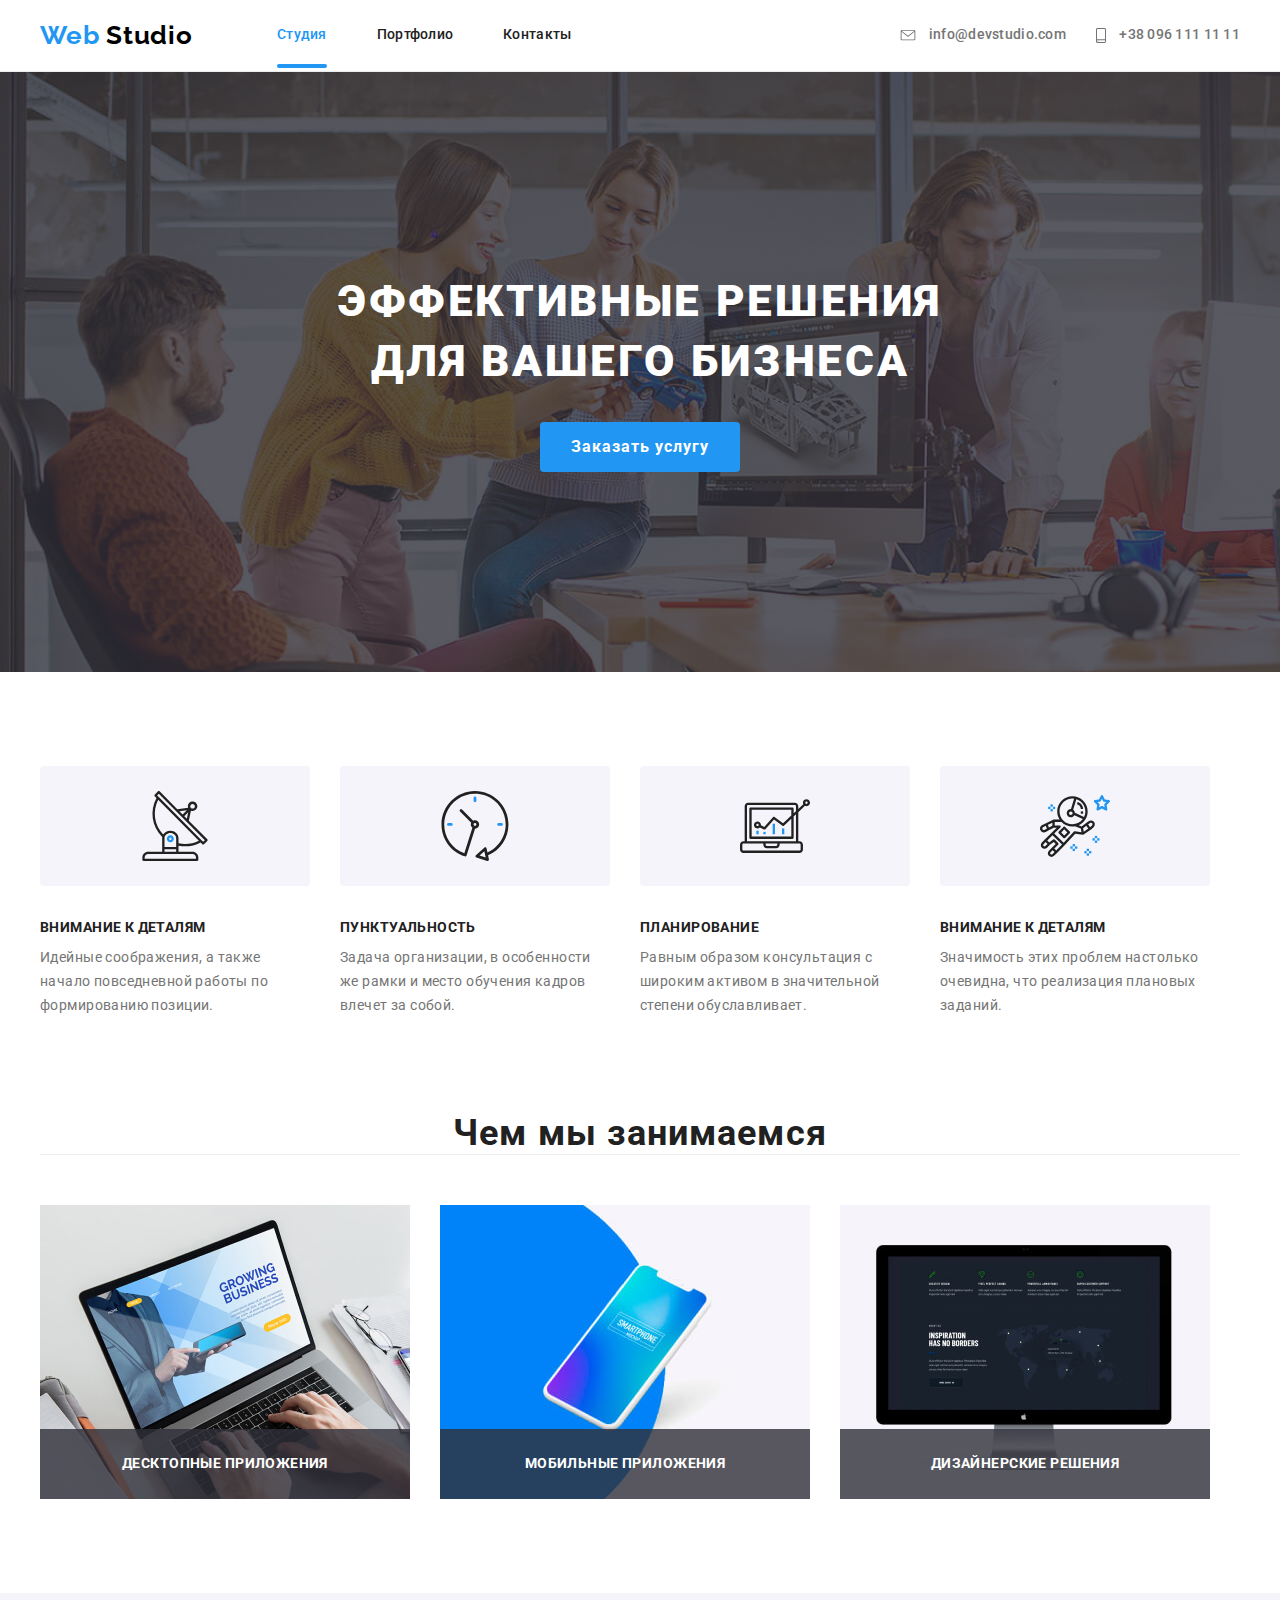
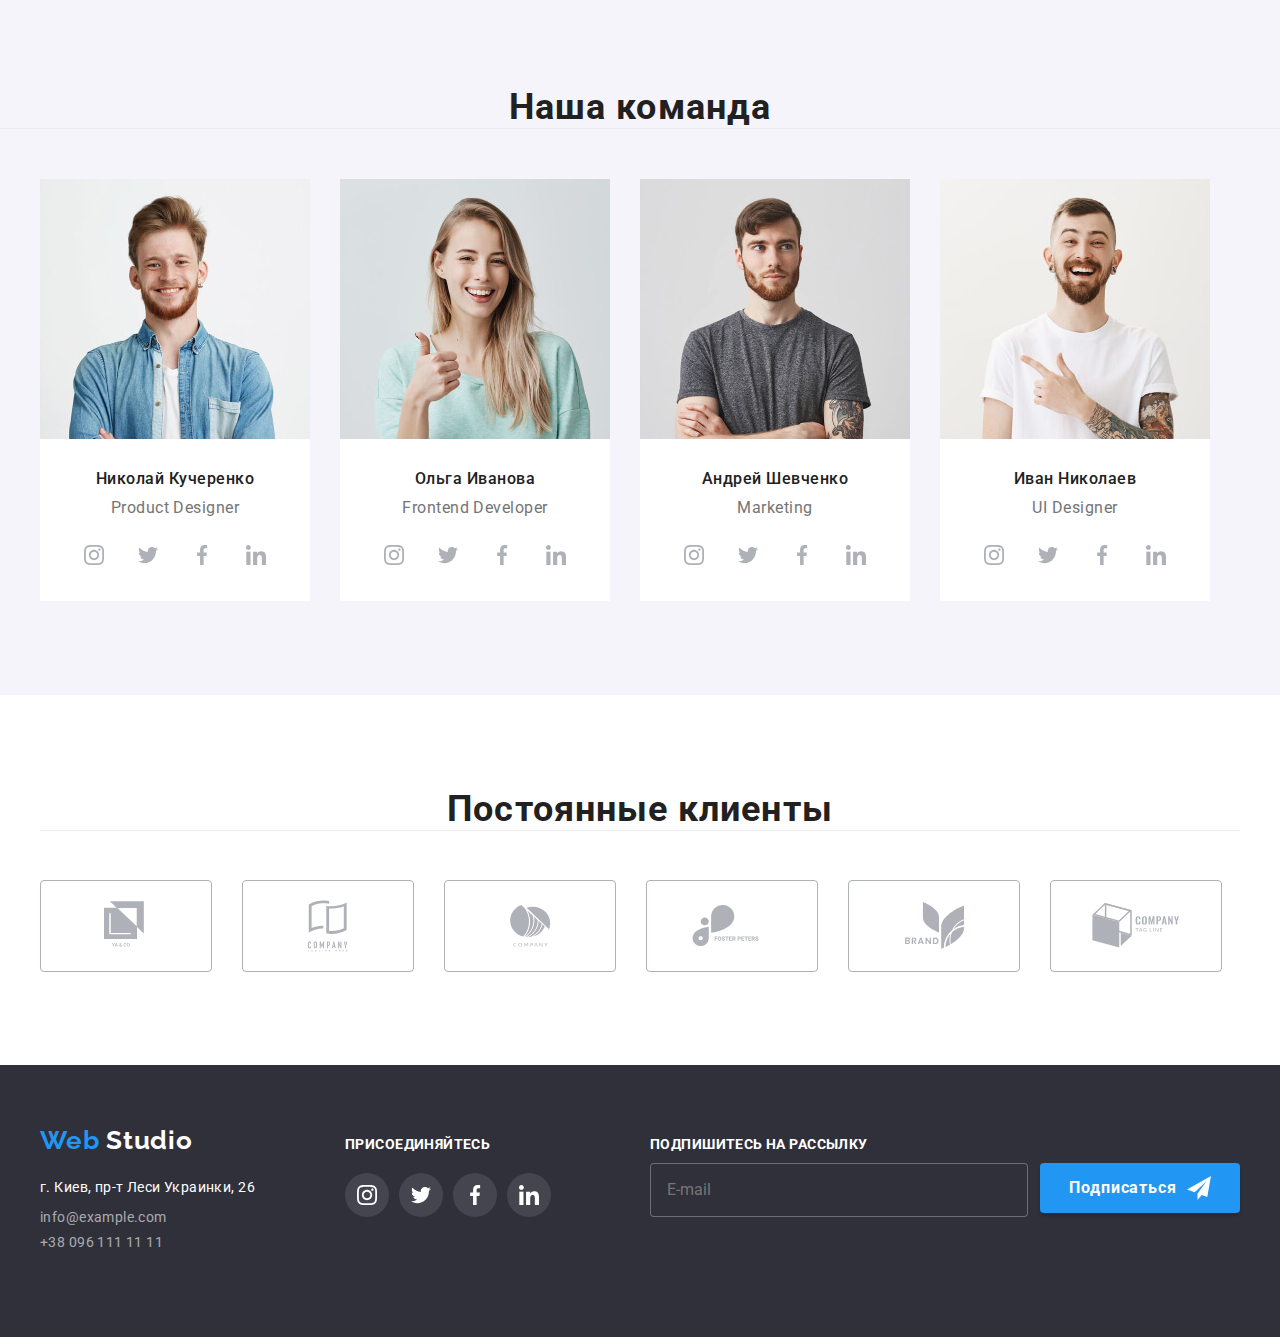
<file: index.html>
<!DOCTYPE html>
<html lang="ru">

<head>
    <link href="https://fonts.googleapis.com/css2?family=Raleway:wght@700&family=Roboto:wght@400;500;700&display=swap"
        rel="stylesheet">
    <link rel="stylesheet" href="./css/normolize.css">
    <link rel="stylesheet" href="./css/style.css" />
    <meta charset="UTF-8">
    <meta name="viewport" content="width=device-width, initial-scale=1.0">
    <title>Dev Studio. Эффективные решения для вашего бизнеса</title>
</head>

<body class="body">
    <!--Шапка сайта-->
    <header class="header">
        <div class="container">
            <nav class="main-nav">
                <a class="logo-text link" lang="en" href="./index.html"> Web <span>Studio</span></a>
                <ul class="navigation-list list">
                    <li class="navigation-list-item">
                        <a class="link activ-link-color" href="">Студия</a>
                    </li>
                    <li class="navigation-list-item">
                        <a class="link" href="./portfolio.html">Портфолио</a>
                    </li>
                    <li class="navigation-list-item">
                        <a class="link" href="#contacts">Контакты</a>
                    </li>
                </ul>
            </nav>
            <div class="adress">
                <div class="address-element-container">
                    <a class="mail link" href="mailto:info@devstudio.com">
                        <svg class="mail-pic address-element-pic">
                            <use href="./images/sprite.svg#mail"></use>
                        </svg>
                        info@devstudio.com
                    </a>
                </div>
                <div class="address-element-container">
                    <a class="phone link" href="tel:+380961111111">
                        <svg class="phone-pic address-element-pic">
                            <use href="./images/sprite.svg#phone"></use>
                        </svg>
                        +38 096 111 11 11
                    </a>
                </div>
            </div>
        </div>
    </header>
    <main>

        <!--Hero секция-->
        <section class="hero">
            <div class="hero-banner">
                <h1 class="hero-title">Эффективные решения <br> для вашего бизнеса</h1>
                <button type="button" data-modal-open class="modal-btn">Заказать услугу</button>
            </div>
        </section>

        <!--Особенности - почему мы-->
        <section>
            <div class="container why-are-we">
                <h2 hidden>Почему мы</h2>
                <ul class="why-are-we list">
                    <li class="why-are-we-list">
                        <p class="reason-item first-reason-img">Внимание к деталям</p>
                        <p class="description">Идейные соображения, а также начало повседневной работы по
                            формированию позиции.</p>
                    </li>
                    <li class="why-are-we-list">
                        <p class="reason-item second-reason-img">Пунктуальность</p>
                        <p class="description">Задача организации, в особенности же рамки и место обучения
                            кадров влечет за собой.</p>
                    </li>
                    <li class="why-are-we-list">
                        <p class="reason-item third-reason-img">Планирование</p>
                        <p class="description">Равным образом консультация с широким активом в значительной
                            степени обуславливает.</p>
                    </li>
                    <li class="why-are-we-list">
                        <p class="reason-item forth-reason-img">Внимание к деталям</p>
                        <p class="description">Значимость этих проблем настолько очевидна, что реализация
                            плановых заданий.</p>
                    </li>
                </ul>
            </div>
        </section>

        <!--Чем мы занимаемся-->
        <section class="what-are-we-do container">
            <h2 class="header">Чем мы занимаемся</h2>
            <ul class=" list ">
                <li class="what-are-we-do-list">
                    <img class="what-are-we-do-pic" src="./images/what_we_do/loptop.jpg" alt="Ноутбук" width="370">
                    <p class="item">Десктопные приложения</p>
                </li>
                <li class="what-are-we-do-list">
                    <img src="./images/what_we_do/mobile.jpg" alt="Телефон" width="370">
                    <p class="item">Мобильные приложения</p>
                </li>
                <li class="what-are-we-do-list">
                    <img src="./images/what_we_do/monitor.jpg" alt="Монитор" width="370">
                    <p class="item">Дизайнерские решения</p>
                </li>
            </ul>
        </section>
        <!--Наша команда-->
        <section class="our-team">
            <h2 class="header">Наша команда</h2>
            <div class="container">
                <ul class="list">
                    <li class="our-team-list">
                        <img class="our-team-pic" src="./images/team/nikolay_kycherenko.jpg" alt="Николай Кучеренко"
                            width="270" height="260">
                        <p class="name">Николай Кучеренко</p>
                        <p class="position" lang="en">Product Designer</p>

                        <ul class="social-list list">
                            <li class="social-margin" lang="en">
                                <a class="social-list-item" href="" aria-label="inatagram" target="_blank">
                                    <svg class="social-items">
                                        <use href="./images/sprite.svg#instagram"></use>
                                    </svg>
                                </a>
                            </li>
                            <li class="social-margin" lang="en">
                                <a class="social-list-item" href="" aria-label="twitter" target="_blank">
                                    <svg class="social-items">
                                        <use href="./images/sprite.svg#twitter"></use>
                                    </svg>
                                </a>
                            </li>
                            <li class="social-margin" lang="en">
                                <a class="social-list-item" href="" aria-label="facebook" target="_blank">
                                    <svg class="social-items">
                                        <use href="./images/sprite.svg#facebook"></use>
                                    </svg>
                                </a>
                            </li>
                            <li class="social-margin" lang="en">
                                <a class="social-list-item" href="" aria-label="linkedIn" target="_blank">
                                    <svg class="social-items">
                                        <use href="./images/sprite.svg#linkedin"></use>
                                    </svg>
                                </a>
                            </li>
                        </ul>

                    </li>
                    <li class="our-team-list">
                        <img class="our-team-pic" src="./images/team/ivanova_olga.jpg" alt="Ольга Иванова" width="270"
                            height="260">
                        <p class="name">Ольга Иванова</p>
                        <p class="position" lang="en">Frontend Developer</p>
                        <ul class="social-list list">
                            <li class="social-margin" lang="en">
                                <a class="social-list-item" href="" aria-label="inatagram" target="_blank">
                                    <svg class="social-items">
                                        <use href="./images/sprite.svg#instagram"></use>
                                    </svg>
                                </a>
                            </li>
                            <li class="social-margin" lang="en">
                                <a class="social-list-item" href="" aria-label="twitter" target="_blank">
                                    <svg class="social-items">
                                        <use href="./images/sprite.svg#twitter"></use>
                                    </svg>
                                </a>
                            </li>
                            <li class="social-margin" lang="en">
                                <a class="social-list-item" href="" aria-label="facebook" target="_blank">
                                    <svg class="social-items">
                                        <use href="./images/sprite.svg#facebook"></use>
                                    </svg>
                                </a>
                            </li>
                            <li class="social-margin" lang="en">
                                <a class="social-list-item" href="" aria-label="linkedIn" target="_blank">
                                    <svg class="social-items">
                                        <use href="./images/sprite.svg#linkedin"></use>
                                    </svg>
                                </a>
                            </li>
                        </ul>
                    </li>
                    <li class="our-team-list">
                        <img class="our-team-pic" src="./images/team/andrey_shevchenko.jpg" alt="Андрей Шевченко"
                            width="270" height="260">
                        <p class="name">Андрей Шевченко</p>
                        <p class="position" lang="en">Marketing</p>
                        <ul class="social-list list">
                            <li class="social-margin" lang="en">
                                <a class="social-list-item" href="" aria-label="inatagram" target="_blank">
                                    <svg class="social-items">
                                        <use href="./images/sprite.svg#instagram"></use>
                                    </svg>
                                </a>
                            </li>
                            <li class="social-margin" lang="en">
                                <a class="social-list-item" href="" aria-label="twitter" target="_blank">
                                    <svg class="social-items">
                                        <use href="./images/sprite.svg#twitter"></use>
                                    </svg>
                                </a>
                            </li>
                            <li class="social-margin" lang="en">
                                <a class="social-list-item" href="" aria-label="facebook" target="_blank">
                                    <svg class="social-items">
                                        <use href="./images/sprite.svg#facebook"></use>
                                    </svg>
                                </a>
                            </li>
                            <li class="social-margin" lang="en">
                                <a class="social-list-item" href="" aria-label="linkedIn" target="_blank">
                                    <svg class="social-items">
                                        <use href="./images/sprite.svg#linkedin"></use>
                                    </svg>
                                </a>
                            </li>
                        </ul>
                    </li>
                    <li class="our-team-list">
                        <img class="our-team-pic" src="./images/team/ivan_nikolaev.jpg" alt="Иван Николаев" width="270"
                            height="260">
                        <p class="name">Иван Николаев</p>
                        <p class="position" lang="en">UI Designer</p>
                        <ul class="social-list list">
                            <li class="social-margin" lang="en">
                                <a class="social-list-item" href="" aria-label="inatagram" target="_blank">
                                    <svg class="social-items">
                                        <use href="./images/sprite.svg#instagram"></use>
                                    </svg>
                                </a>
                            </li>
                            <li class="social-margin" lang="en">
                                <a class="social-list-item" href="" aria-label="twitter" target="_blank">
                                    <svg class="social-items">
                                        <use href="./images/sprite.svg#twitter"></use>
                                    </svg>
                                </a>
                            </li>
                            <li class="social-margin" lang="en">
                                <a class="social-list-item" href="" aria-label="facebook" target="_blank">
                                    <svg class="social-items">
                                        <use href="./images/sprite.svg#facebook"></use>
                                    </svg>
                                </a>
                            </li>
                            <li class="social-margin" lang="en">
                                <a class="social-list-item" href="" aria-label="linkedIn" target="_blank">
                                    <svg class="social-items">
                                        <use href="./images/sprite.svg#linkedin"></use>
                                    </svg>
                                </a>
                            </li>
                        </ul>
                    </li>
                </ul>
            </div>

        </section>

        <!--Постоянные клиенты-->

        <section class="clients">
            <div class="container">
                <h2 class="header">Постоянные клиенты</h2>
                <ul class=" list">
                    <li class="clients-list">
                        <a class="client-items-link" href="" target="_blank">
                            <svg class="client-pic" width="44" height="49">
                                <use href="./images/sprite.svg#client-1"></use>
                            </svg>
                        </a>
                    </li>
                    <li class="clients-list">
                        <a class="client-items-link" href="" target="_blank">
                            <svg class="client-pic" width="40" height="52">
                                <use href="./images/sprite.svg#client-2"></use>
                            </svg>
                        </a></li>
                    <li class="clients-list">
                        <a class="client-items-link" href="" target="_blank">
                            <svg class="client-pic" width="41" height="42">
                                <use href="./images/sprite.svg#client-3"></use>
                            </svg>
                        </a></li>
                    <li class="clients-list">
                        <a class="client-items-link" href="" target="_blank">
                            <svg class="client-pic" width="80" height="42">
                                <use href="./images/sprite.svg#client-4"></use>
                            </svg>
                        </a></li>
                    <li class="clients-list">
                        <a class="client-items-link" href="" target="_blank">
                            <svg class="client-pic" width="59" height="47">
                                <use href="./images/sprite.svg#client-5"></use>
                            </svg>
                        </a></li>
                    <li class="clients-list"><a class="client-items-link" href="" target="_blank">
                            <svg class="client-pic" width="88" height="45">
                                <use href="./images/sprite.svg#client-6"></use>
                            </svg>
                        </a></li>
                </ul>
            </div>
        </section>
    </main>

    <footer class="footer">
        <div class="container">
            <section class="contacts">
                <h2 hidden>Контакты</h2>
                <!--Логотип-->
                <a class="logo link" lang="en" href="./index.html">Web <span>Studio</span></a>
                <!--Контакты-->
                <address id="contacts">
                    <p class="adress">г. Киев, пр-т Леси Украинки, 26</p>
                    <a class="contacts-item footer-mail link" href="meilto:info@example.com">info@example.com</a>
                    <a class="contacts-item footer-tel link" href="tel:+380961111111">+38 096 111 11 11</a>
                </address>
            </section>
            <!--Социальные сети-->
            <section class="join-footer">
                <h2 class="join">Присоединяйтесь</h2>
                <ul class="list" lang="en">
                    <li class="join-item">
                        <a class="social-list-item" href="" aria-label="inatagram" target="_blank">
                            <svg class="social-items">
                                <use href="./images/sprite.svg#instagram"></use>
                            </svg>
                        </a>
                    <li class="join-item">
                        <a class="social-list-item" href="" aria-label="twitter" target="_blank">
                            <svg class="social-items">
                                <use href="./images/sprite.svg#twitter"></use>
                            </svg>
                        </a>
                    </li>
                    <li class="join-item">
                        <a class="social-list-item" href="" aria-label="facebook" target="_blank">
                            <svg class="social-items">
                                <use href="./images/sprite.svg#facebook"></use>
                            </svg>
                        </a>
                    </li>
                    <li class="join-item">
                        <a class="social-list-item" href="" aria-label="linkedIn" target="_blank">
                            <svg class="social-items">
                                <use href="./images/sprite.svg#linkedin"></use>
                            </svg>
                        </a>
                    </li>
                </ul>
            </section>
            <section class="footer-subscription-block">
                <label class="join">
                    Подпишитесь на рассылку
                    <div class="footer-subscription-block-wrapper">
                        <input class="footer-mail-field" type="email" name="email" placeholder="E-mail">
                        <button class="footer-submit-button" type="submit">Подписаться
                            <svg class="footer-submit-pic">
                                <use href="./images/sprite.svg#send-pic"></use>
                            </svg>
                        </button>
                    </div>
                </label>
            </section>
        </div>
    </footer>

    <!--Modal-window-->


    <div data-modal class="order-modal-blackdrop is-hidden">
        <div class="order-modal-window">
            <button data-modal-close class="close-icon">
                <svg class="close-icon-pic">
                    <use href=./images/sprite.svg#close-pic></use>
                </svg>
            </button>
            <h2 class="header">Оставьте свои данные, мы вам перезвоним</h2>
            <form>
                <ul class="order-modal-window-list">
                    <li class="order-modal-window-item">
                        <input class="input" type="text" name="name" id="client-name" placeholder=" ">
                        <label class="client-input-label" for="client-name">Имя</label>
                        <svg class="input-name-field-pic">
                            <use href="./images/sprite.svg#person-pic"></use>
                        </svg>
                    </li>
                    <li class="order-modal-window-item">
                        <input class="input" type="text" name="tel" id="client-tel" placeholder=" ">
                        <label class="client-input-label" for="client-tel">Телефон</label>
                        <svg class="input-name-field-pic">
                            <use href="./images/sprite.svg#phone-pic"></use>
                        </svg>
                    </li>
                    <li class="order-modal-window-item">
                        <input class="input" type="text" name="mail" id="client-mail" placeholder=" ">
                        <label class="client-input-label" for="client-mail">Почта</label>
                        <svg class="input-name-field-pic">
                            <use href="./images/sprite.svg#mail-pic"></use>
                        </svg>
                    </li>
                </ul>
                <div class="modal-window-textarea-wrapper">
                    <textarea class="order-modal-window-item textarea" id="modal-window-textarea" name="textarea"
                        cols=" 30" placeholder=" " rows="10"></textarea>
                    <label for="modal-window-textarea" class="textarea-label">
                        Комментарий
                    </label>
                </div>

                <label class="order-modal-window-label">
                    <input type="checkbox" class="order-modal-window-checkbox" name="checkbox">
                    <span class="checkbox-icon">
                    </span>
                    <span class="order-modal-window-agreement">Соглашаюсь с рассылкой и принимаю
                        <a class="order-modal-window-link" href="">Условия
                            договора</a></span>
                </label>
                <button class="order-modal-window-submit-button">Отправить</button>
            </form>
        </div>
    </div>
    <script src="./js/modal.js"></script>
</body>

</html>
</file>
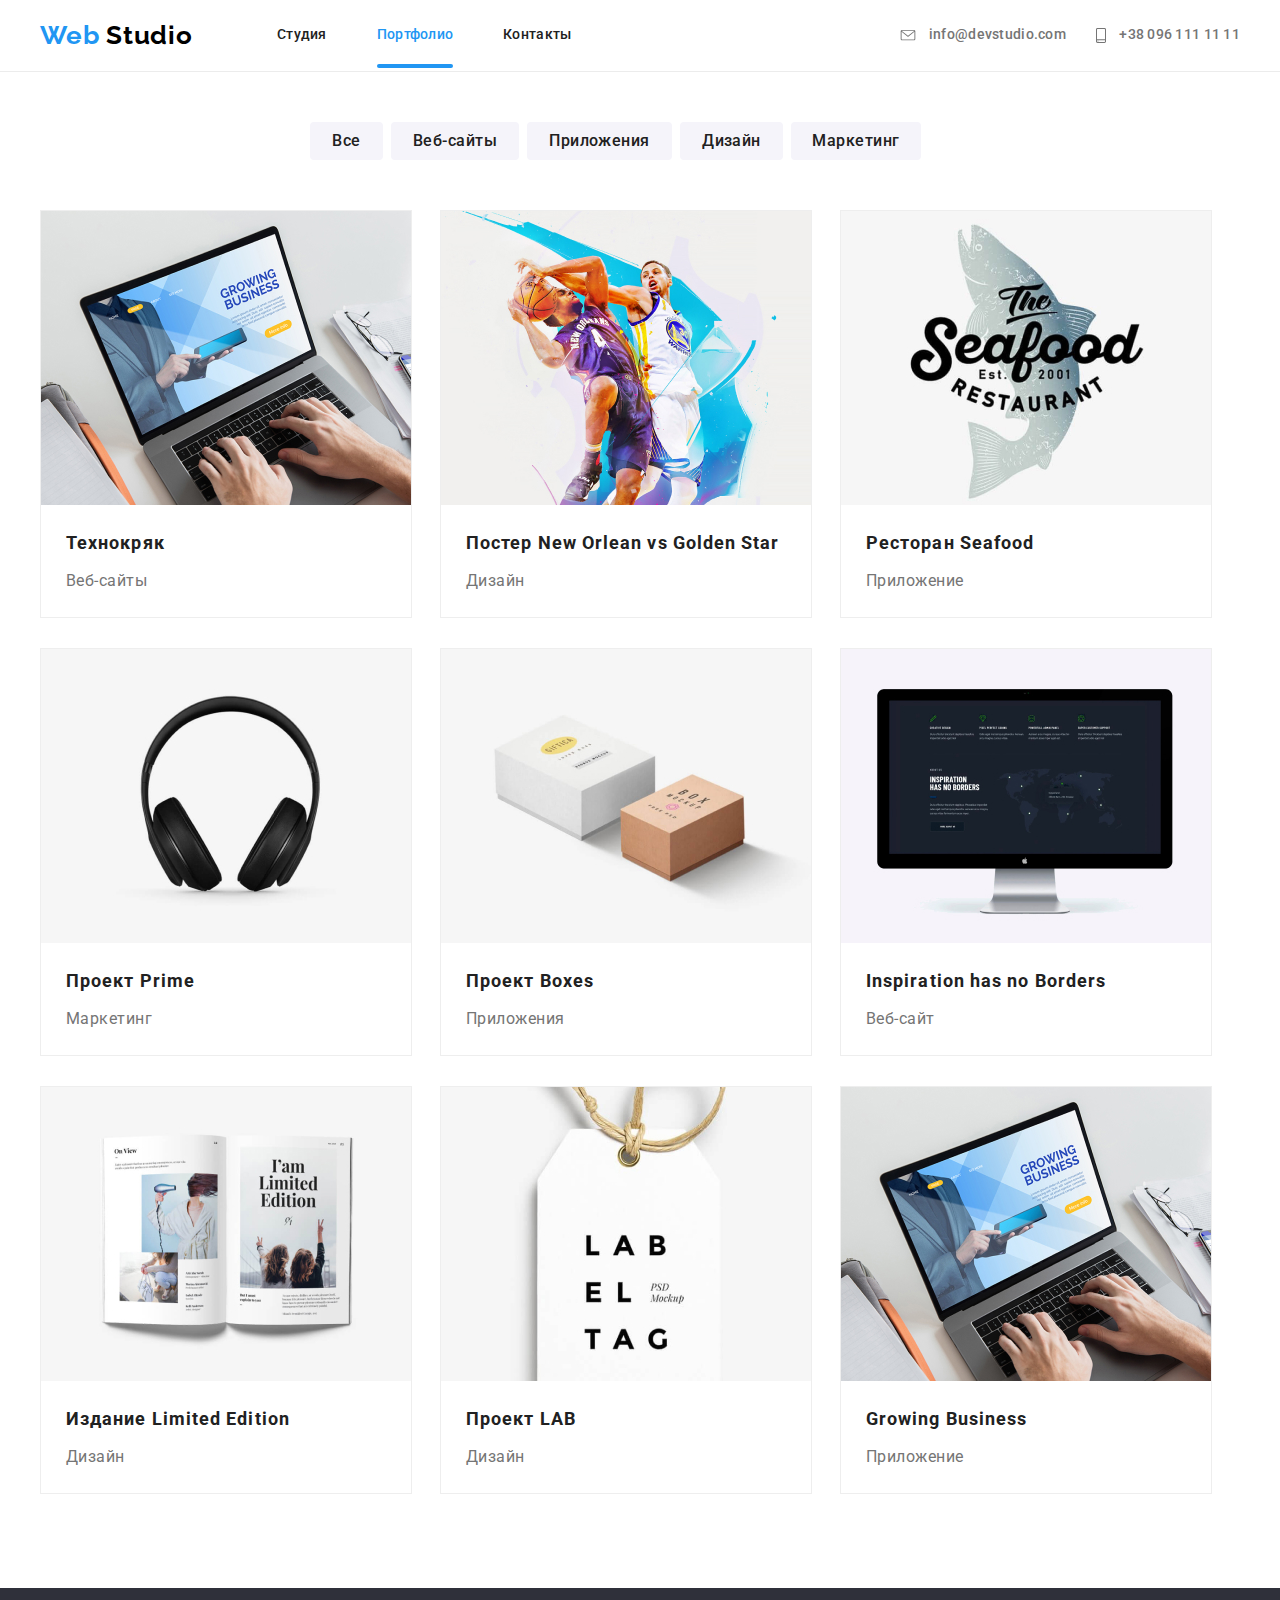
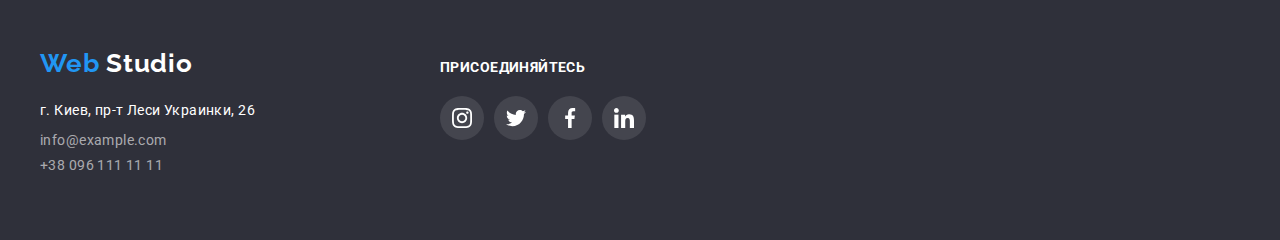
<file: portfolio.html>
<!DOCTYPE html>
<html lang="ru">

<head>
    <link href="https://fonts.googleapis.com/css2?family=Raleway:wght@700&family=Roboto:wght@400;500;700&display=swap"
        rel="stylesheet">
    <link rel="stylesheet" href="./css/normolize.css">
    <link rel="stylesheet" href="./css/style.css" />
    <meta charset="UTF-8">
    <meta name="viewport" content="width=device-width, initial-scale=1.0">
    <title>Dev Studio. Эффективные решения для вашего бизнеса</title>
</head>

<body class="body">
    <!--Шапка сайта-->
    <header class="header">
        <div class="container">
            <nav class="main-nav">
                <a class="logo-text link" lang="en" href="./index.html"> Web <span>Studio</span></a>
                <ul class="navigation-list list">
                    <li class="navigation-list-item"><a class="link" href="./index.html">Студия</a></li>
                    <li class="navigation-list-item"><a class="link activ-link-color"
                            href="./portfolio.html">Портфолио</a></li>
                    <li class="navigation-list-item"><a class="link" href="#contacts">Контакты</a></li>
                </ul>
            </nav>
            <div class="adress">
                <div class="address-element-container">
                    <a class="mail link" href="mailto:info@devstudio.com">
                        <svg class="mail-pic address-element-pic">
                            <use href="./images/sprite.svg#mail"></use>
                        </svg>
                        info@devstudio.com
                    </a>
                </div>
                <div class="address-element-container">
                    <a class="phone link" href="tel:+380961111111">
                        <svg class="phone-pic address-element-pic">
                            <use href="./images/sprite.svg#phone"></use>
                        </svg>
                        +38 096 111 11 11
                    </a>
                </div>
            </div>
        </div>
    </header>

    <main>
        <!--Портфолио -->
        <div class="container">
            <section class=" portfolio">
                <h1 hidden>Портфолио</h1>
                <ul class="filter list">
                    <li class="portfolio-filter-item"><a class="all portfolio-filter-list-item  link" href="">Все</a>
                    <li class="portfolio-filter-item"><a class="web-sites portfolio-filter-list-item link"
                            href="">Веб-сайты</a></li>
                    <li class="portfolio-filter-item"><a class="app portfolio-filter-list-item link"
                            href="">Приложения</a></li>
                    <li class="portfolio-filter-item"><a class="design portfolio-filter-list-item link"
                            href="">Дизайн</a></li>
                    <li class="portfolio-filter-item"><a class="marketing portfolio-filter-list-item link"
                            href="">Маркетинг</a></li>
                </ul>
                <ul class="project  list">
                    <li class="item">
                        <div class="project-list-element">
                            <div class="overlay-wrapper">
                                <a href=""><img class="img" src="./images/portfolio_page/laptop.jpg" alt="overlay">
                                    <p class="project-list-overlay">Технокряк это современная площадка распространения
                                        коронавируса. Компании используют эту
                                        платформу для цифрового
                                        шпионажа и атак на защищённые сервера конкурентов.</p>
                                </a>
                            </div>
                            <div class="project-list-element-item">
                                <h2 class="name">Технокряк</h2>
                                <p class="description">Веб-сайты</p>
                            </div>
                        </div>

                    </li>
                    <li class="item">
                        <div class="project-list-element">
                            <div class="overlay-wrapper">
                                <a href=""><img class="img" src="./images/portfolio_page/design.jpg"
                                        alt="Игра в баскетбол">
                                    <p class="project-list-overlay">Технокряк это современная площадка распространения
                                        коронавируса. Компании используют эту
                                        платформу для цифрового
                                        шпионажа и атак на защищённые сервера конкурентов.</p>
                                </a>
                            </div>
                            <div class="project-list-element-item">
                                <h2 class="name">Постер New Orlean vs Golden Star</h2>
                                <p class=" description">Дизайн</p>
                            </div>
                        </div>
                    </li>
                    <li class="item">
                        <div class="project-list-element">
                            <div class="overlay-wrapper">
                                <a href=""><img class="img" src="./images/portfolio_page/sea_food_restourant.jpg"
                                        alt="Ресторан">
                                    <p class="project-list-overlay">Технокряк это современная площадка распространения
                                        коронавируса. Компании используют эту
                                        платформу для цифрового
                                        шпионажа и атак на защищённые сервера конкурентов.</p>
                                </a>
                            </div>
                            <div class="project-list-element-item">
                                <h2 class="name">Ресторан Seafood</h2>
                                <p class=" description">Приложение</p>
                            </div>
                        </div>
                    </li>
                    <li class="item">
                        <div class="project-list-element">
                            <div class="overlay-wrapper">
                                <a href=""><img class="img" src="./images/portfolio_page/headphones.jpg" alt="Наушники">
                                    <p class="project-list-overlay">Технокряк это современная площадка распространения
                                        коронавируса. Компании используют эту
                                        платформу для цифрового
                                        шпионажа и атак на защищённые сервера конкурентов.</p>
                                </a>
                            </div>
                            <div class="project-list-element-item">
                                <h2 class="name">Проект Prime</h2>
                                <p class=" description">Маркетинг</p>
                            </div>
                        </div>
                    </li>
                    <li class="item">
                        <div class="project-list-element">
                            <div class="overlay-wrapper">
                                <a href=""><img class="img" src="./images/portfolio_page/boxes.jpg" alt="Коробки">
                                    <p class="project-list-overlay">Технокряк это современная площадка распространения
                                        коронавируса. Компании используют эту
                                        платформу для цифрового
                                        шпионажа и атак на защищённые сервера конкурентов.</p>
                                </a>
                            </div>
                            <div class="project-list-element-item">
                                <h2 class="name">Проект Boxes</h2>
                                <p class=" description">Приложения</p>
                            </div>
                        </div>
                    </li>
                    <li class="item">
                        <div class="project-list-element">
                            <div class="overlay-wrapper">
                                <a href=""><img class="img" src="./images/portfolio_page/monitor.jpg" alt="Монитор">
                                    <p class="project-list-overlay">Технокряк это современная площадка распространения
                                        коронавируса. Компании используют эту
                                        платформу для цифрового
                                        шпионажа и атак на защищённые сервера конкурентов.</p>

                                </a>
                            </div>
                            <div class="project-list-element-item">
                                <h2 class="name">Inspiration has no Borders</h2>
                                <p class=" description">Веб-сайт</p>
                            </div>
                        </div>
                    </li>
                    <li class="item">
                        <div class="project-list-element">
                            <div class="overlay-wrapper">
                                <a href=""><img class="img" src="./images/portfolio_page/magazine.jpg" alt="Журнал">
                                    <p class="project-list-overlay">Технокряк это современная площадка распространения
                                        коронавируса. Компании используют эту
                                        платформу для цифрового
                                        шпионажа и атак на защищённые сервера конкурентов.</p>
                                </a>
                            </div>
                            <div class="project-list-element-item">
                                <h2 class="name">Издание Limited Edition</h2>
                                <p class=" description">Дизайн</p>
                            </div>
                        </div>
                    </li>
                    <li class="item">
                        <div class="project-list-element">
                            <div class="overlay-wrapper">
                                <a href=""><img class="img" src="./images/portfolio_page/label.jpg" alt="Ярлык">
                                    <p class="project-list-overlay">Технокряк это современная площадка распространения
                                        коронавируса. Компании используют эту
                                        платформу для цифрового
                                        шпионажа и атак на защищённые сервера конкурентов.</p>
                                </a>
                            </div>
                            <div class="project-list-element-item">
                                <h2 class="name">Проект LAB</h2>
                                <p class=" description">Дизайн</p>
                            </div>
                        </div>
                    </li>
                    <li class="item">
                        <div class="project-list-element">
                            <div class="overlay-wrapper">
                                <a href=""><img class="img" src="./images/portfolio_page/laptop.jpg" alt="Ноутбук">
                                    <p class="project-list-overlay">Технокряк это современная площадка распространения
                                        коронавируса. Компании используют эту
                                        платформу для цифрового
                                        шпионажа и атак на защищённые сервера конкурентов.</p>
                                </a>
                            </div>
                            <div class="project-list-element-item">
                                <h2 class="name">Growing Business</h2>
                                <p class=" description">Приложение</p>
                            </div>
                        </div>
                    </li>
                </ul>
            </section>
        </div>
    </main>

    <footer class="footer">
        <div class="container">
            <section class="contacts">
                <h2 hidden>Контакты</h2>
                <!--Логотип-->
                <a class="logo link" lang="en" href="./index.html">Web <span>Studio</span></a>
                <!--Контакты-->
                <address id="contacts">
                    <p class="adress">г. Киев, пр-т Леси Украинки, 26</p>
                    <a class="contacts-item footer-mail link" href="meilto:info@example.com">info@example.com</a>
                    <a class="contacts-item footer-tel link" href="tel:+380961111111">+38 096 111 11 11</a>
                </address>
            </section>
            <!--Социальные сети-->
            <section class="join-footer">
                <h2 class="join">Присоединяйтесь</h2>
                <ul class="list" lang="en">
                    <li class="join-item">
                        <a class="social-list-item" href="" aria-label="inatagram" target="_blank">
                            <svg class="social-items">
                                <use href="./images/sprite.svg#instagram"></use>
                            </svg>
                        </a>
                    <li class="join-item">
                        <a class="social-list-item" href="" aria-label="twitter" target="_blank">
                            <svg class="social-items">
                                <use href="./images/sprite.svg#twitter"></use>
                            </svg>
                        </a>
                    </li>
                    <li class="join-item">
                        <a class="social-list-item" href="" aria-label="facebook" target="_blank">
                            <svg class="social-items">
                                <use href="./images/sprite.svg#facebook"></use>
                            </svg>
                        </a>
                    </li>
                    <li class="join-item">
                        <a class="social-list-item" href="" aria-label="linkedIn" target="_blank">
                            <svg class="social-items">
                                <use href="./images/sprite.svg#linkedin"></use>
                            </svg>
                        </a>
                    </li>
                </ul>
            </section>
        </div>
    </footer>
</body>

</html>
</file>
<file: css/style.css>
:root {
  --main-font: "Roboto", sans-serif;
  --logo-font: "Raleway", sans-serif;
  --first-text-color: #212121;
  --second-text-color: #757575;
  --third-text-color: #ffffff;
  --background-first-color: #f5f4fa;
  --accent-color: #2196f3;
  --main-font-size: 14px;
  --second-font-size: 16px;
  --third-font-size: 18px;
  --padding-bottom-container: 94px;
  --margin-right-list: 30px;
  --margin-bottom-header: 50px;
  --icon-main-color: #afb1b8;
}

html {
  box-sizing: border-box;
}

*::before,
*::after {
  box-sizing: inherit;
  margin: 0;
  padding: 0;
}

img {
  margin: 0;
  display: block;
  width: 100%;
  height: auto;
}

ul {
  display: flex;
  margin: 0;
  padding: 0;
}

p {
  margin: 0;
}

h1,
h2 {
  margin: 0;
}

.body {
  font-family: var(--main-font);
  background: var(--third-text-color);
}

.container {
  width: 1200px;
  margin: auto;
  padding-right: 15px;
  padding-left: 15px;
}

.section {
  padding-top: var(--padding-top-container);
  padding-bottom: var(--padding-bottom-container);
}

.header {
  border-bottom: 1px solid #ececec;
}

.header .container {
  display: flex;
  justify-content: space-between;
  align-items: center;
}

.link {
  display: block;
  text-decoration: none;
  font-style: normal;
  cursor: pointer;
}

.list {
  list-style: none;
}

button {
  cursor: pointer;
}

/*logo*/
.logo-text {
  padding-bottom: 20px;
  padding-top: 20px;
  margin-right: 84px;
  width: 153px;
  font-family: var(--logo-font);
  font-weight: 700;
  font-size: 26px;
  line-height: 1.19;
  letter-spacing: 0.03em;
  color: var(--accent-color);
}

.logo-text > span {
  color: #000000;
}

/*навигация*/

.main-nav {
  display: flex;
  align-items: center;
}

.navigation-list .link {
  padding-top: 25px;
  padding-bottom: 25px;
  transition: color 250ms linear;
  font-weight: 500;
  font-size: var(--main-font-size);
  line-height: 1.14;
  letter-spacing: 0.02em;
  color: var(--first-text-color);
}

.navigation-list-item .activ-link-color {
  position: relative;
  color: var(--accent-color);
}

.navigation-list-item .activ-link-color::after {
  position: absolute;
  right: 0;
  bottom: 0;
  content: "";
  display: inline-block;
  width: 100%;
  height: 4px;
  background-color: #2196f3;
  border-radius: 2px;
}

.navigation-list-item:not(:last-child) {
  margin-right: 50px;
}

.navigation-list .link:hover,
.navigation-list .link:focus {
  color: var(--accent-color);
}

.adress {
  display: flex;
  align-items: center;
}

.header .mail {
  margin-right: var(--margin-right-list);
  font-weight: 500;
  font-size: var(--main-font-size);
  line-height: 1.14;
  letter-spacing: 0.02em;
  color: var(--second-text-color);
  transition: color 250ms linear;
}

.address-element-pic {
  vertical-align: middle;
  padding: 20px 0px;
  margin-right: 10px;
  fill: var(--second-text-color);
}

.mail-pic {
  transition: fill 250ms linear;
  width: 16px;
  height: 11px;
}

.phone-pic {
  transition: fill 250ms linear;
  width: 10px;
  height: 15px;
}

.address-element-container {
  display: flex;
}

.address-element-container:hover .address-element-pic {
  fill: var(--accent-color);
  cursor: pointer;
}

.header .mail:hover,
.header .mail:focus {
  color: var(--accent-color);
  fill: var(--accent-color);
}

.header .phone {
  align-items: flex-end;
  font-weight: 500;
  font-size: var(--main-font-size);
  line-height: var(--second-font-size);
  letter-spacing: 0.02em;
  color: var(--second-text-color);
  transition: color 250ms linear;
}

.header .phone:hover,
.header .phone:focus {
  color: var(--accent-color);
  transition: color 250ms linear;
}

/*главный герой*/

.hero {
  display: flex;
  align-items: center;
  justify-content: center;
  margin: auto;
  max-width: 1600px;
  height: 600px;
  text-align: center;
  background-image: linear-gradient(
      rgba(47, 48, 58, 0.8),
      rgba(47, 48, 58, 0.8)
    ),
    url(../images/header/header_img.jpg);
}

.hero-title {
  margin-bottom: var(--margin-right-list);
  font-weight: 900;
  font-size: 44px;
  line-height: 1.36;
  text-align: center;
  letter-spacing: 0.06em;
  text-transform: uppercase;
  color: var(--third-text-color);
}

.hero .modal-btn {
  width: 200px;
  height: 50px;
  padding: 0;
  font-weight: 700;
  font-size: var(--second-font-size);
  line-height: 1.88;
  letter-spacing: 0.06em;
  background-color: var(--accent-color);
  color: var(--third-text-color);
  border-radius: 4px;
  border: none;
}

/* Почему мы*/
.container .why-are-we {
  display: flex;
  padding-bottom: var(--padding-bottom-container);
  padding-top: 94px;
}

.why-are-we-list {
  width: 270px;
}

.why-are-we-list:not(:last-child) {
  margin-right: var(--margin-right-list);
}

.reason-item {
  margin-bottom: 10px;
  font-weight: 700;
  font-size: var(--main-font-size);
  line-height: 1.14;
  letter-spacing: 0.03em;
  text-transform: uppercase;
  color: var(--first-text-color);
}

.reason-item::before {
  content: "";
  display: inline-block;
  margin-bottom: 30px;
  width: 100%;
  height: 120px;
  background: #f5f4fa;
  border-radius: 4px;
  background-repeat: no-repeat;
  background-position: center;
  background-size: 70px 70px;
}

.first-reason-img::before {
  background-image: url(../images/why_we/satellite.svg);
}

.second-reason-img::before {
  background-image: url(../images/why_we/clock1.svg);
}

.third-reason-img::before {
  background-image: url(../images/why_we/diagram1.svg);
}

.forth-reason-img::before {
  background-image: url(../images/why_we/astronaut1.svg);
}

.why-are-we .description {
  font-size: var(--main-font-size);
  line-height: 1.71;
  letter-spacing: 0.03em;
  color: var(--second-text-color);
}

/*Чем мы занимаемся*/

.what-are-we-do {
  padding-bottom: var(--padding-bottom-container);
}

.what-are-we-do .header {
  margin-bottom: 50px;
  font-size: 36px;
  line-height: 1.17;
  text-align: center;
  text-transform: none;
  letter-spacing: 0.03em;
  color: var(--first-text-color);
}

.what-are-we-do {
  padding-bottom: var(--padding-bottom-container);
  font-weight: 700;
  font-size: var(--main-font-size);
  line-height: 1.14;
  text-align: center;
  letter-spacing: 0.03em;
  text-transform: uppercase;
  color: var(--third-text-color);
}

.what-are-we-do-list {
  position: relative;
  width: 370px;
}

.what-are-we-do-list .item {
  position: absolute;
  bottom: 0px;
  width: 100%;
  padding-top: 27px;
  padding-bottom: 27px;
  background-color: rgba(47, 48, 58, 0.8);
}

.what-are-we-do-list:not(:last-child) {
  margin-right: var(--margin-right-list);
}

/*наша команда*/
.our-team {
  padding-top: 94px;
  padding-bottom: 94px;
  background-color: var(--background-first-color);
}

.our-team .header {
  margin-bottom: var(--margin-bottom-header);
  font-size: 36px;
  line-height: 1.14;
  text-align: center;
  letter-spacing: 0.03em;
  color: var(--first-text-color);
}

.our-team-list {
  padding-bottom: 24px;
  background-color: #ffffff;
}

.social-items {
  fill: var(--icon-main-color);
  width: 20px;
  height: 20px;
  transition: fill 250ms linear;
}

.social-list {
  margin: auto;
  width: 206px;
}

.social-margin:not(:last-child) {
  margin-right: 10px;
}

.social-list-item {
  display: flex;
  align-items: center;
  justify-content: center;
  width: 44px;
  height: 44px;
  border-radius: 50%;
  transition: background-color 250ms linear;
}

.social-list-item:hover {
  background-color: var(--accent-color);
}

.social-list-item:hover .social-items {
  fill: var(--third-text-color);
}

.social-items:hover {
  --color3: white;
}

.our-team-list:not(:last-child) {
  width: 270px;
  margin-right: 30px;
}

.our-team-pic {
  margin-bottom: 30px;
}

.our-team .name {
  margin-bottom: 10px;
  font-weight: 500;
  font-size: var(--second-font-size);
  line-height: 1.19;
  text-align: center;
  letter-spacing: 0.03em;
  color: var(--first-text-color);
}

.our-team .position {
  margin-bottom: 16px;
  font-size: var(--second-font-size);
  line-height: 19px;
  text-align: center;
  letter-spacing: 0.03em;
  color: var(--second-text-color);
}

/* Постоянные клиенты */

.clients {
  padding-top: 94px;
  padding-bottom: 94px;
  margin-bottom: var(--margin-bottom-container);
}

.clients .header {
  margin-bottom: var(--margin-bottom-header);
  font-size: 36px;
  line-height: 1.14;
  text-align: center;
  letter-spacing: 0.03em;
  color: var(--first-text-color);
}

.clients-list {
  display: flex;
  align-items: center;
  justify-content: center;
  height: 90px;
}

.clients-list:not(:last-child) {
  margin-right: var(--margin-right-list);
}

.client-items-link {
  display: flex;
  align-items: center;
  justify-content: center;
  width: 170px;
  height: 90px;
  border: 1px solid #afb1b8;
  border-radius: 4px;
  transition: border 250ms linear;
}

.client-pic {
  fill: var(--icon-main-color);
  transition: fill 250ms linear;
}

.client-items-link:hover {
  border-color: var(--accent-color);
}

.client-items-link:hover .client-pic {
  fill: var(--accent-color);
}

/*Футер*/

.footer {
  background-color: #2f303a;
}

.footer .container {
  display: flex;
}

.footer .contacts {
  padding-top: 60px;
  padding-bottom: 60px;
}

.footer .logo {
  margin-bottom: 20px;
  font-family: var(--logo-font);
  font-weight: 700;
  font-size: 26px;
  line-height: 1.19;
  letter-spacing: 0.03em;
  color: var(--accent-color);
}
.logo > span {
  color: var(--third-text-color);
}

.footer .adress {
  padding-bottom: 9px;
  font-style: normal;
  font-size: var(--main-font-size);
  line-height: 1.71;
  letter-spacing: 0.03em;
  color: var(--third-text-color);
}

.footer .contacts {
  width: 370px;
  margin-right: var(--margin-right-list);
}

.footer .contacts-item {
  font-size: var(--main-font-size);
  line-height: 1.17;
  letter-spacing: 0.03em;
  color: rgba(255, 255, 255, 0.6);
  transition: color 250ms linear;
}

.footer-mail {
  margin-bottom: 9px;
}

.footer .contacts-item:hover,
.footer .contacts-item:focus {
  color: var(--accent-color);
}

.join-footer {
  margin-right: 30px;
  padding-top: 72px;
  padding-bottom: 100px;
  width: 370px;
}

.footer-subscription-block {
  padding-top: 72px;
  padding-bottom: 100px;
}

.join {
  margin-bottom: 20px;
  font-weight: 700;
  font-size: var(--main-font-size);
  line-height: 1.14;
  letter-spacing: 0.03em;
  text-transform: uppercase;
  color: var(--third-text-color);
}

label.join {
  display: inline-block;
}

.join-item:not(:last-child) {
  margin-right: 10px;
}

.join-item .social-list-item {
  background-color: rgba(255, 255, 255, 0.1);
  border-radius: 50%;
}

.join-item .social-items {
  fill: #ffffff;
}

.join-item .social-list-item:hover {
  background-color: var(--accent-color);
}

.footer-mail-field {
  width: 358px;
  height: 50px;
  padding-left: 16px;
  margin-right: 12px;
  border-color: var(--icon-main-color);
  color: var(--icon-main-color);
  background-color: #2f303a;
  border: 1px solid rgba(255, 255, 255, 0.3);
  border-radius: 4px;
  font-family: var(--main-font);
  font-size: 16px;
  line-height: 20px;
}

.footer-subscription-block-wrapper {
  display: flex;
  margin-top: 10px;
}

.footer-submit-button {
  display: flex;
  justify-content: center;
  align-items: center;
  border: none;
  padding: 0;
  font-family: var(--main-font);
  font-style: normal;
  font-weight: bold;
  font-size: 16px;
  letter-spacing: 0.06em;
  box-shadow: 0px 4px 4px rgba(0, 0, 0, 0.15);
  border-radius: 4px;
  background-color: var(--accent-color);
  color: #ffffff;
  width: 200px;
  height: 50px;
}

.footer-submit-pic {
  margin-left: 10px;
  width: 24px;
  height: 24px;
  fill: white;
}

/*Страница портфолио*/

.portfolio .filter {
  padding-left: 270px;
  padding-right: 270px;
  margin-bottom: 50px;
  margin-top: 50px;
  height: 38px;
}

.portfolio-filter-list-item {
  display: flex;
  align-items: center;
  justify-content: center;
  height: 38px;
  background: #f5f4fa;
  border-radius: 4px;
  transition: background-color 250ms linear;
}

.portfolio-filter-item:not(:last-child) {
  margin-right: 8px;
}

.portfolio-filter-item .all {
  width: 73px;
}

.portfolio-filter-item .app {
  width: 145px;
}

.portfolio-filter-item .web-sites {
  width: 128px;
}

.portfolio-filter-item .design {
  width: 103px;
}

.portfolio-filter-item .marketing {
  width: 130px;
}

.filter .link {
  font-weight: 500;
  font-size: var(--second-font-size);
  line-height: 1.63;
  letter-spacing: 0.03em;
  color: var(--first-text-color);
  background-color: var(--background-first-color);
}

.filter .link:hover {
  color: var(--third-text-color);
  background-color: var(--accent-color);
}

.project {
  flex-wrap: wrap;
  width: calc(100% - 2 * 30px / 3);
}

.project .item {
  width: 370px;
  margin-right: 30px;
  margin-bottom: 30px;
}

.project-list-element {
  width: 100%;
  border: 1px solid #eeeeee;
  transition: box-shadow 250ms linear;
}

.overlay-wrapper {
  position: relative;
  overflow: hidden;
}

.overlay-wrapper:hover .project-list-overlay {
  transform: translateY(0%);
}

.project-list-element:hover {
  box-shadow: 1px 4px 6px rgba(0, 0, 0, 0.16), 0px 4px 4px rgba(0, 0, 0, 0.06),
    0px 1px 1px rgba(0, 0, 0, 0.12);
}

.project-list-overlay {
  position: absolute;
  box-sizing: border-box;
  top: 0;
  left: 0;
  width: 100%;
  height: 100%;
  transform: translateY(100%);
  transition: 250ms ease-in;
  transition-timing-function: cubic-bezier(0.4, 0, 0.2, 1);
  padding: 63px 24px;
  font-family: Roboto;
  font-size: 18px;
  line-height: 28px;
  background-color: rgba(33, 150, 243, 0.9);
  letter-spacing: 0.03em;
  color: #ffffff;
}

.project-list-element-item {
  padding: 20px 25px;
}

.project .item:nth-last-child(-n + 3) {
  margin-bottom: 94px;
}

.project .item:nth-child(3n) {
  margin-right: 0;
}

.project .item .name {
  margin-bottom: 4px;
  font-weight: 700;
  font-size: var(--third-font-size);
  line-height: 2;
  letter-spacing: 0.06em;
  color: var(--first-text-color);
}

.project .item:nth(3n) {
  margin-right: 0;
}

.project .item .description {
  font-size: var(--second-font-size);
  line-height: 2;
  letter-spacing: 0.03em;
  color: var(--second-text-color);
}

.order-modal-blackdrop {
  position: fixed;
  top: 0;
  left: 0;
  width: 100%;
  height: 100%;
  background-color: rgba(0, 0, 0, 0.2);
}

.is-hidden {
  visibility: hidden;
  opacity: 0;
  pointer-events: none;
}

.order-modal-window {
  padding: 40px;
  position: absolute;
  max-width: 528px;
  left: 50%;
  top: 50%;
  box-sizing: border-box;
  transform: translate(-50%, -50%);
  background-color: white;
  box-shadow: 0px 1px 3px rgba(0, 0, 0, 0.12), 0px 1px 1px rgba(0, 0, 0, 0.14),
    0px 2px 1px rgba(0, 0, 0, 0.2);
  border-radius: 4px;
  display: flex;
  flex-direction: column;
}

.order-modal-window .header {
  margin-bottom: 30px;
  border: none;
  font-weight: bold;
  font-size: 20px;
  line-height: 23px;
  text-align: center;
  letter-spacing: 0.03em;
  color: #212121;
}

.order-modal-window-list {
  display: flex;
  flex-direction: column;
  width: 100%;
}

.order-modal-window-item {
  font-family: Roboto;
  font-style: normal;
  font-weight: normal;
  font-size: 14px;
  line-height: 16px;
  letter-spacing: 0.01em;
  color: #757575;
}

.order-modal-window-item {
  position: relative;
  list-style: none;
  margin-bottom: 28px;
  background-color: white;
}

.close-icon {
  position: absolute;
  right: 8px;
  top: 8px;
  fill: #000000;
  width: 30px;
  height: 30px;
  padding: 0;
  border: 1px solid rgba(0, 0, 0, 0.1);
  box-sizing: border-box;
  border-radius: 50%;
  background-color: white;
}
.close-icon-pic {
  width: 11px;
  height: 11px;
}

.close-icon:hover {
  fill: var(--accent-color);
}

.order-modal-window-item .input {
  width: 100%;
  height: 40px;
  padding: 0px;
  padding-left: 40px;
  box-sizing: border-box;
  border: 1px solid rgba(33, 33, 33, 0.2);
  border-radius: 4px;
}

.input:focus + .client-input-label,
.input:not(:placeholder-shown) + .client-input-label {
  color: #2196f3;
  transform: translateY(-40px);
  left: 16px;
  transition: 250ms linear;
}

.input:focus ~ .input-name-field-pic {
  fill: var(--accent-color);
}

.client-input-label {
  position: absolute;
  top: 50%;
  left: 42px;
  transform: translateY(-50%);
}

.input-name-field-pic {
  position: absolute;
  top: 50%;
  left: 16px;
  fill: #212121;
  width: 18px;
  height: 18px;
  transform: translateY(-50%);
}

.modal-window-textarea-wrapper {
  position: relative;
}

.order-modal-window .textarea {
  width: 100%;
  box-sizing: border-box;
  margin-bottom: 20px;
  padding: 12px 16px;
  resize: none;
  border: 1px solid rgba(33, 33, 33, 0.2);
  box-sizing: border-box;
  border-radius: 4px;
  color: black;
  font-size: 16px;
}

.textarea-label {
  position: absolute;
  top: 12px;
  left: 16px;
  font-family: Roboto;
  font-size: 14px;
  line-height: 16px;
  letter-spacing: 0.01em;
  color: #757575;
}

.modal-window-textarea-wrapper:focus-within .textarea-label,
.textarea:not(:placeholder-shown) ~ .textarea-label {
  color: #2196f3;
  transform: translateY(-32px);
  left: 16px;
  transition: 250ms linear;
}

.order-modal-window-label {
  display: flex;
  align-items: center;
  justify-content: center;
  margin-bottom: 30px;
}

.order-modal-window-checkbox {
  -webkit-appearance: none;
}

.order-modal-window-checkbox:checked + .checkbox-icon {
  width: 16px;
  height: 15px;
  fill: white;
  background: #2196f3;
  border: none;
  border-radius: 2px;
  background-image: url(../images/order_modal_window/checkbox-active-button.svg);
}

.checkbox-icon {
  width: 16px;
  height: 15px;
  margin-right: 8px;
  display: inline-block;
  box-sizing: border-box;
  border-color: black;
  border: 2px solid;
  border-radius: 2px;
  flex-shrink: 0;
}

.order-modal-window-agreement {
  font-family: Roboto;
  font-style: normal;
  font-weight: normal;
  font-size: 14px;
  line-height: 24px;
  letter-spacing: 0.03em;
  color: #757575;
}

.order-modal-window-agreement::before {
  background-image: url(../images/order_modal_window/checkbox-button.svg);
}

.order-modal-window-link {
  font-family: Roboto;
  font-style: normal;
  font-weight: normal;
  font-size: 14px;
  line-height: 24px;
  letter-spacing: 0.03em;
  text-decoration-line: underline;
  color: #2196f3;
}

.order-modal-window-submit-button {
  width: 200px;
  height: 50px;
  display: block;
  margin: auto;
  padding: 0;
  background: #2196f3;
  box-shadow: 0px 4px 4px rgba(0, 0, 0, 0.15);
  border-radius: 4px;
  border: none;
  font-family: Roboto;
  font-style: normal;
  font-weight: bold;
  font-size: 16px;
  line-height: 30px;
  letter-spacing: 0.06em;
  color: #ffffff;
}
</file>
<file: css/normolize.css>
/*! normalize.css v8.0.1 | MIT License | github.com/necolas/normalize.css */

/* Document
   ========================================================================== */

/**
 * 1. Correct the line height in all browsers.
 * 2. Prevent adjustments of font size after orientation changes in iOS.
 */

html {
  line-height: 1.15; /* 1 */
  -webkit-text-size-adjust: 100%; /* 2 */
}

/* Sections
   ========================================================================== */

/**
 * Remove the margin in all browsers.
 */

body {
  margin: 0;
}

/**
 * Render the `main` element consistently in IE.
 */

main {
  display: block;
}

/**
 * Correct the font size and margin on `h1` elements within `section` and
 * `article` contexts in Chrome, Firefox, and Safari.
 */

h1 {
  font-size: 2em;
  margin: 0.67em 0;
}

/* Grouping content
   ========================================================================== */

/**
 * 1. Add the correct box sizing in Firefox.
 * 2. Show the overflow in Edge and IE.
 */

hr {
  box-sizing: content-box; /* 1 */
  height: 0; /* 1 */
  overflow: visible; /* 2 */
}

/**
 * 1. Correct the inheritance and scaling of font size in all browsers.
 * 2. Correct the odd `em` font sizing in all browsers.
 */

pre {
  font-family: monospace, monospace; /* 1 */
  font-size: 1em; /* 2 */
}

/* Text-level semantics
   ========================================================================== */

/**
 * Remove the gray background on active links in IE 10.
 */

a {
  background-color: transparent;
}

/**
 * 1. Remove the bottom border in Chrome 57-
 * 2. Add the correct text decoration in Chrome, Edge, IE, Opera, and Safari.
 */

abbr[title] {
  border-bottom: none; /* 1 */
  text-decoration: underline; /* 2 */
  text-decoration: underline dotted; /* 2 */
}

/**
 * Add the correct font weight in Chrome, Edge, and Safari.
 */

b,
strong {
  font-weight: bolder;
}

/**
 * 1. Correct the inheritance and scaling of font size in all browsers.
 * 2. Correct the odd `em` font sizing in all browsers.
 */

code,
kbd,
samp {
  font-family: monospace, monospace; /* 1 */
  font-size: 1em; /* 2 */
}

/**
 * Add the correct font size in all browsers.
 */

small {
  font-size: 80%;
}

/**
 * Prevent `sub` and `sup` elements from affecting the line height in
 * all browsers.
 */

sub,
sup {
  font-size: 75%;
  line-height: 0;
  position: relative;
  vertical-align: baseline;
}

sub {
  bottom: -0.25em;
}

sup {
  top: -0.5em;
}

/* Embedded content
   ========================================================================== */

/**
 * Remove the border on images inside links in IE 10.
 */

img {
  border-style: none;
}

/* Forms
   ========================================================================== */

/**
 * 1. Change the font styles in all browsers.
 * 2. Remove the margin in Firefox and Safari.
 */

button,
input,
optgroup,
select,
textarea {
  font-family: inherit; /* 1 */
  font-size: 100%; /* 1 */
  line-height: 1.15; /* 1 */
  margin: 0; /* 2 */
}

/**
 * Show the overflow in IE.
 * 1. Show the overflow in Edge.
 */

button,
input { /* 1 */
  overflow: visible;
}

/**
 * Remove the inheritance of text transform in Edge, Firefox, and IE.
 * 1. Remove the inheritance of text transform in Firefox.
 */

button,
select { /* 1 */
  text-transform: none;
}

/**
 * Correct the inability to style clickable types in iOS and Safari.
 */

button,
[type="button"],
[type="reset"],
[type="submit"] {
  -webkit-appearance: button;
}

/**
 * Remove the inner border and padding in Firefox.
 */

button::-moz-focus-inner,
[type="button"]::-moz-focus-inner,
[type="reset"]::-moz-focus-inner,
[type="submit"]::-moz-focus-inner {
  border-style: none;
  padding: 0;
}

/**
 * Restore the focus styles unset by the previous rule.
 */

button:-moz-focusring,
[type="button"]:-moz-focusring,
[type="reset"]:-moz-focusring,
[type="submit"]:-moz-focusring {
  outline: 1px dotted ButtonText;
}

/**
 * Correct the padding in Firefox.
 */

fieldset {
  padding: 0.35em 0.75em 0.625em;
}

/**
 * 1. Correct the text wrapping in Edge and IE.
 * 2. Correct the color inheritance from `fieldset` elements in IE.
 * 3. Remove the padding so developers are not caught out when they zero out
 *    `fieldset` elements in all browsers.
 */

legend {
  box-sizing: border-box; /* 1 */
  color: inherit; /* 2 */
  display: table; /* 1 */
  max-width: 100%; /* 1 */
  padding: 0; /* 3 */
  white-space: normal; /* 1 */
}

/**
 * Add the correct vertical alignment in Chrome, Firefox, and Opera.
 */

progress {
  vertical-align: baseline;
}

/**
 * Remove the default vertical scrollbar in IE 10+.
 */

textarea {
  overflow: auto;
}

/**
 * 1. Add the correct box sizing in IE 10.
 * 2. Remove the padding in IE 10.
 */

[type="checkbox"],
[type="radio"] {
  box-sizing: border-box; /* 1 */
  padding: 0; /* 2 */
}

/**
 * Correct the cursor style of increment and decrement buttons in Chrome.
 */

[type="number"]::-webkit-inner-spin-button,
[type="number"]::-webkit-outer-spin-button {
  height: auto;
}

/**
 * 1. Correct the odd appearance in Chrome and Safari.
 * 2. Correct the outline style in Safari.
 */

[type="search"] {
  -webkit-appearance: textfield; /* 1 */
  outline-offset: -2px; /* 2 */
}

/**
 * Remove the inner padding in Chrome and Safari on macOS.
 */

[type="search"]::-webkit-search-decoration {
  -webkit-appearance: none;
}

/**
 * 1. Correct the inability to style clickable types in iOS and Safari.
 * 2. Change font properties to `inherit` in Safari.
 */

::-webkit-file-upload-button {
  -webkit-appearance: button; /* 1 */
  font: inherit; /* 2 */
}

/* Interactive
   ========================================================================== */

/*
 * Add the correct display in Edge, IE 10+, and Firefox.
 */

details {
  display: block;
}

/*
 * Add the correct display in all browsers.
 */

summary {
  display: list-item;
}

/* Misc
   ========================================================================== */

/**
 * Add the correct display in IE 10+.
 */

template {
  display: none;
}

/**
 * Add the correct display in IE 10.
 */

[hidden] {
  display: none;
}
</file>
